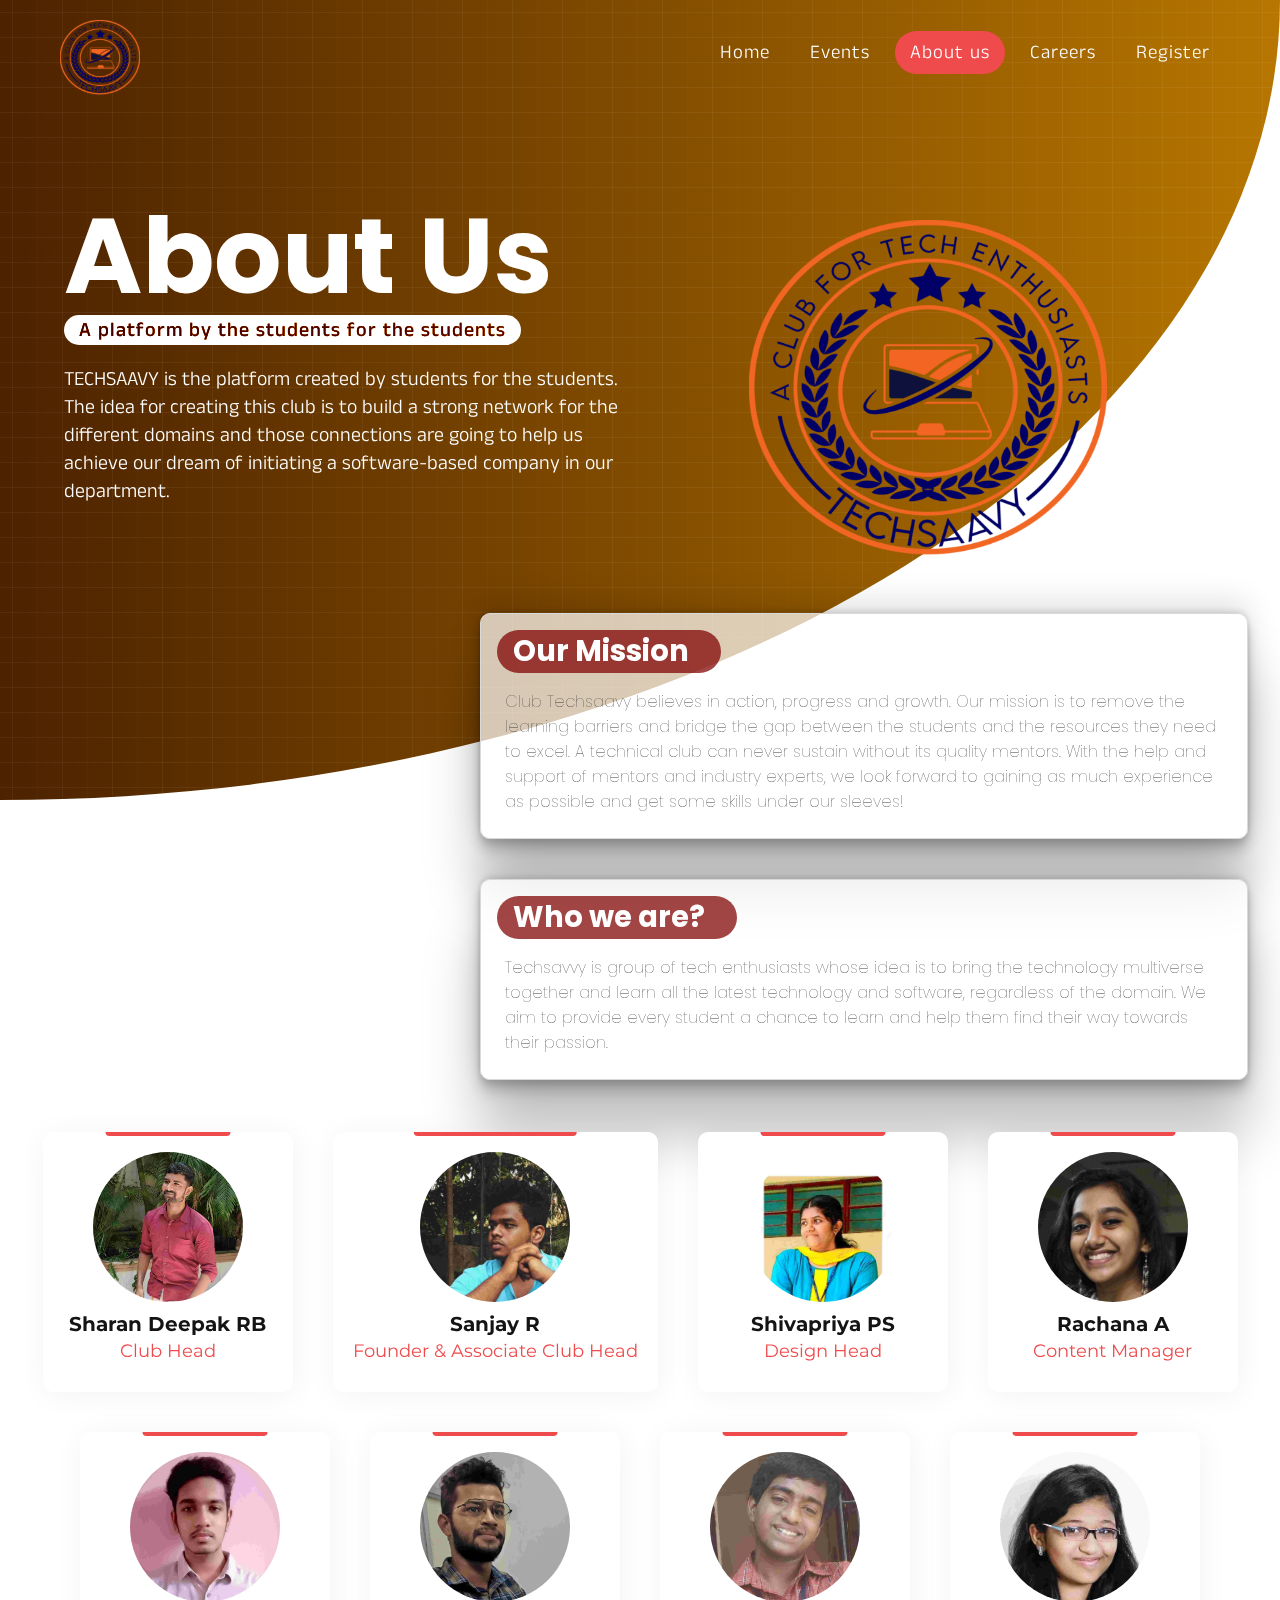
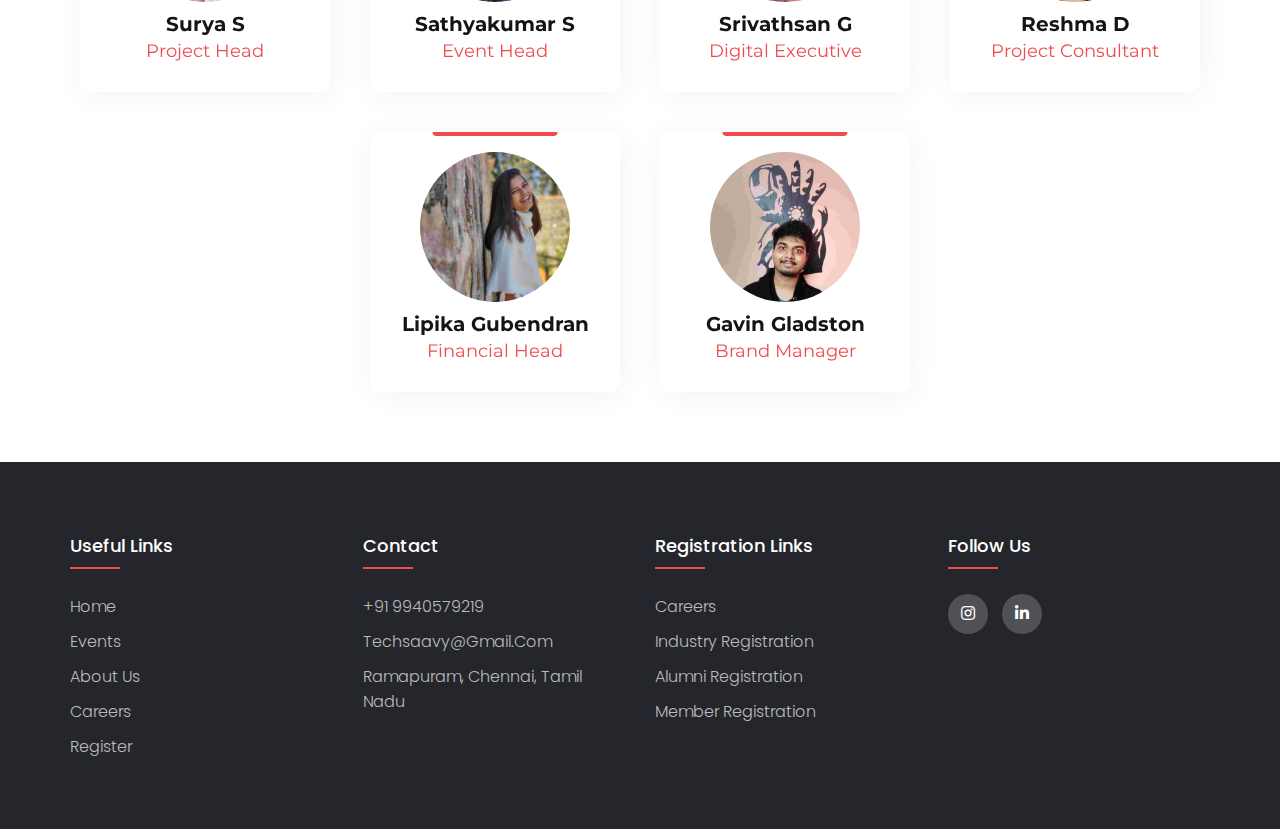
<file: about.html>
<!DOCTYPE html>
<!-- Created By CodingNepal -->
<html lang="en" dir="ltr">

<head>
  <meta charset="utf-8" />
  <title>TechSaavy Club</title>
	  <link rel="stylesheet" href="css/style.css" />
	<link rel="stylesheet" href="css/about.css" />

  <link rel="stylesheet" href="https://cdnjs.cloudflare.com/ajax/libs/font-awesome/5.15.3/css/all.min.css" />
  <link rel="shortcut icon" href="images/techsaavy.svg" type="image/x-icon">
  <link rel="shortcut icon" href="images/techsaavy.svg" type="image/x-icon">
  <meta name="viewport" content="width=device-width, initial-scale=1.0" />
</head>

<body>
  <nav>
    <div class="logo">
      <a href="index.html"><img src="images/techsaavy.svg" alt="logo" /></a>
    </div>
    <input type="checkbox" id="click">
    <label for="click" class="menu-btn">
      <i class="fas fa-bars" onclick="preventscroll()"></i>
    </label>
    <ul>
      <li><a href="index.html">Home</a></li>
      <li><a href="event.html">Events</a></li>
      <li><a class="active"  href="about.html">About us</a></li>
      <li><a href="career.html">Careers</a></li>
      <li><a href="register.html">Register</a></li>

    </ul>
  </nav>
	<script>
	function preventscroll(){
		
		document.getElementsByTagName("body")[0].classList.toggle("scrolldeny");
	}
	
	</script>
	<style>
	
	</style>
	<div class="curvedbgmobile">
<div class="bgcurved"></div>
	<div class="bgcurved1"></div>
		</div>
  <div class="home">
    <div class="text">
      <h1>About Us</h1>
      <h3 class="subline">A platform by the students for the students</h3>
		<div class="desc">
      <p >
        TECHSAAVY is the platform created by students for the students. The idea for creating this club is to build a strong network for the different domains and those connections are going to help us achieve our dream of initiating a software-based company in our department.
      </p></div>
    </div>

    <div class="img">
      <img src="images/techsaavy.svg" alt="home" />
    </div>
  </div>
	<div class="ourmission">
	<h1>Our Mission</h1>
	<div class="ourmissiondesc">Club Techsaavy believes in action, progress and growth. Our mission is to remove the learning
      barriers and bridge the gap between the students and the resources they need to excel.
      A technical club can never sustain without its quality mentors. With the help and support of mentors and industry
      experts,
      we look forward to gaining as much experience as possible and get some skills under our sleeves!</div>
	
	</div>
		<div class="ourmission">
	<h1>Who we are? </h1>
	<div class="ourmissiondesc">Techsavvy is group of tech enthusiasts whose idea is to bring the technology
        multiverse together and learn all the latest technology and software, regardless of the domain.
        We aim to provide every student a chance to learn and help them find their way towards their passion.
      </div>
	
	</div>
<div class="container3">
    <div class="box">
      <div class="top-bar"></div>

      <div class="content4">
        <img src="images/sharan-deepak-3rd-year-IT-B.jpg" alt="Club Head - Sharan Deepak RB">
        <strong>Sharan Deepak RB</strong>
        <p>Club Head</p>
      </div>
    </div>
    <div class="box">
      <div class="top-bar"></div>
      <div class="top">
   
      </div>
      <div class="content4">
        <img src="images/Sanjay-2nd-year-IT-B.jpeg" alt="Sanjay R - Founder & Associate Club Head">
        <strong>Sanjay R</strong>
        <p>Founder & Associate Club Head</p>
      </div>
    </div>
    <div class="box">
      <div class="top-bar"></div>

      <div class="content4">
        <img src="images/Shivapriya-2nd-year-IT-B.jpeg" alt="Shivapriya PS - Design Head">
        <strong>Shivapriya PS</strong>
        <p>Design Head</p>
      </div>
    </div>
    <div class="box">
      <div class="top-bar"></div>

      <div class="content4">
        <img src="images/Rachana-A-3rd-year-IT-B.jpg" alt="Rachana A - Content Manager">
        <strong>Rachana A</strong>
        <p>Content Manager</p>
      </div>
    </div>
    <div class="box">
      <div class="top-bar"></div>

      <div class="content4">
        <img src="images/Surya-2nd-year-IT-B.jpeg" alt="Surya S - Project Head">
        <strong>Surya S</strong>
        <p>Project Head</p>
      </div>
    </div>
    <div class="box">
      <div class="top-bar"></div>

      <div class="content4">
        <img src="images/sathyakumar-2nd-year-IT-B.jpeg" alt="Sathyakumar S - Event Head">
        <strong>Sathyakumar S</strong>
        <p>Event Head</p>
      </div>
    </div>
    <div class="box">
      <div class="top-bar"></div>

      <div class="content4">
        <img src="images/srivathsan-3rd-year-IT-B.jpeg" alt="Srivathsan G - Digital Executive">
        <strong>Srivathsan G</strong>
        <p>Digital Executive</p>
      </div>
    </div>
    <div class="box">
      <div class="top-bar"></div>

      <div class="content4">
        <img src="images/reshmadhilip-2nd-year-IT-B.jpg" alt="Reshma D - Project Consultant">
        <strong>Reshma D</strong>
        <p>Project Consultant</p>
      </div>
    </div>
    <div class="box">
      <div class="top-bar"></div>

      <div class="content4">
        <img src="images/Lipika-3rd-Year-IT-A.jpg" alt="Lipika Gubendran - Financial Head">
        <strong>Lipika Gubendran</strong>
        <p>Financial Head</p>
      </div>
    </div>
    <div class="box">
      <div class="top-bar"></div>

      <div class="content4">
        <img src="images/gavin-3rd-year-IT-A.jpeg" alt="Gavin Gladston - Brand Manager">
        <strong>Gavin Gladston</strong>
        <p>Brand Manager</p>
      </div>
    </div>
  </div>
  <div w3-include-html="footer.html"></div> 
  <script>
    function includeHTML() {
      var z, i, elmnt, file, xhttp;
      /* Loop through a collection of all HTML elements: */
      z = document.getElementsByTagName("*");
      for (i = 0; i < z.length; i++) {
        elmnt = z[i];
        /*search for elements with a certain atrribute:*/
        file = elmnt.getAttribute("w3-include-html");
        if (file) {
          /* Make an HTTP request using the attribute value as the file name: */
          xhttp = new XMLHttpRequest();
          xhttp.onreadystatechange = function() {
            if (this.readyState == 4) {
              if (this.status == 200) {elmnt.innerHTML = this.responseText;}
              if (this.status == 404) {elmnt.innerHTML = "Page not found.";}
              /* Remove the attribute, and call this function once more: */
              elmnt.removeAttribute("w3-include-html");
              includeHTML();
            }
          }
          xhttp.open("GET", file, true);
          xhttp.send();
          /* Exit the function: */
          return;
        }
      }
    }
    includeHTML()
    </script> 

</body>

</html>
</file>
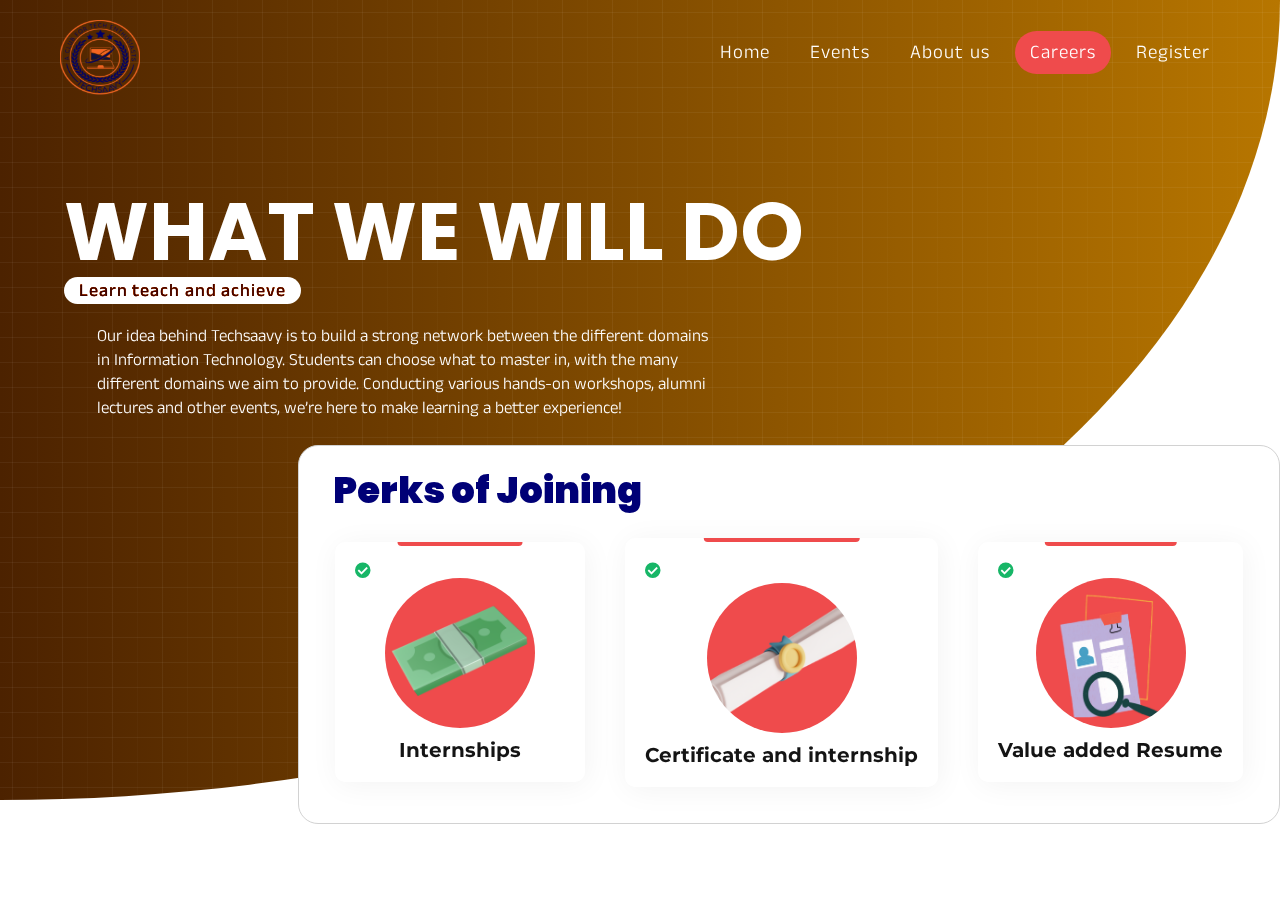
<file: career.html>
<!DOCTYPE html>
<!-- Created By CodingNepal -->
<html lang="en" dir="ltr">

<head>
  <meta charset="utf-8" />
  <title>TechSaavy Club</title>
	  <link rel="stylesheet" href="css/style.css" />
	<link rel="stylesheet" href="css/career.css" />

  <link rel="stylesheet" href="https://cdnjs.cloudflare.com/ajax/libs/font-awesome/5.15.3/css/all.min.css" />
  <link rel="shortcut icon" href="images/techsaavy.svg" type="image/x-icon">
  <link rel="shortcut icon" href="images/techsaavy.svg" type="image/x-icon">
  <meta name="viewport" content="width=device-width, initial-scale=1.0" />
</head>

<body>

  <nav>
    <div class="logo">
      <a href="index.html"><img src="images/techsaavy.svg" alt="logo" /></a>
    </div>
    <input type="checkbox" id="click">
    <label for="click" class="menu-btn">
      <i class="fas fa-bars" onclick="preventscroll()"></i>
    </label>
    <ul>
      <li><a href="index.html">Home</a></li>
      <li><a href="event.html">Events</a></li>
      <li><a   href="about.html">About us</a></li>
      <li><a class="active" href="career.html">Careers</a></li>
      <li><a href="register.html">Register</a></li>

    </ul>
  </nav>
	<script>
	function preventscroll(){
		
		document.getElementsByTagName("body")[0].classList.toggle("scrolldeny");
	}
	
	</script>
	<style>
	
	</style>
	<div class="curvedbgmobile">
<div class="bgcurved"></div>
	<div class="bgcurved1"></div>
		</div>
  <div class="home">
    <div class="text">
      <h1>WHAT WE WILL DO</h1>
      <h3 class="subline">Learn teach and achieve</h3>
		<div class="desc">
      <p> Our idea behind Techsaavy is to build a strong network between the different domains in Information Technology. Students can choose what to master in, with the many different domains we aim to provide. Conducting various hands-on workshops, alumni lectures and other events, we’re here to make learning a better experience!

      </p></div>
    </div>

 
  </div>
	
<div class="container3">
	<div class="perks">Perks of Joining</div>
	<div class="container3main">
    <div class="box">
      <div class="top-bar"></div>
      <div class="top">
        <i class="fa fa-check-circle" aria-hidden="true"></i>
      </div>
      <div class="content4">
        <img src="images/pi.png" alt="Club Head - Sharan Deepak RB">
        <strong>Internships</strong>
      
      </div>
    </div>
    <div class="box">
      <div class="top-bar"></div>
      <div class="top">
        <div>
          <i class="fa fa-check-circle" aria-hidden="true"></i>
        </div>
      </div>
      <div class="content4">
        <img src="images/cfi.png" alt="Sanjay R - Founder & Associate Club Head">
        <strong>Certificate and internship</strong>

      </div>
    </div>
    <div class="box">
      <div class="top-bar"></div>
      <div class="top">
        <i class="fa fa-check-circle" aria-hidden="true"></i>
      </div>
      <div class="content4">
        <img src="images/vdr.png" alt="Shivapriya PS - Design Head">
        <strong>Value added Resume</strong>

      </div>
    </div>
    </div>
  </div>
  <script>
    function includeHTML() {
      var z, i, elmnt, file, xhttp;
      /* Loop through a collection of all HTML elements: */
      z = document.getElementsByTagName("*");
      for (i = 0; i < z.length; i++) {
        elmnt = z[i];
        /*search for elements with a certain atrribute:*/
        file = elmnt.getAttribute("w3-include-html");
        if (file) {
          /* Make an HTTP request using the attribute value as the file name: */
          xhttp = new XMLHttpRequest();
          xhttp.onreadystatechange = function() {
            if (this.readyState == 4) {
              if (this.status == 200) {elmnt.innerHTML = this.responseText;}
              if (this.status == 404) {elmnt.innerHTML = "Page not found.";}
              /* Remove the attribute, and call this function once more: */
              elmnt.removeAttribute("w3-include-html");
              includeHTML();
            }
          }
          xhttp.open("GET", file, true);
          xhttp.send();
          /* Exit the function: */
          return;
        }
      }
    }
    includeHTML()
    </script> 

</body>

</html>
</file>
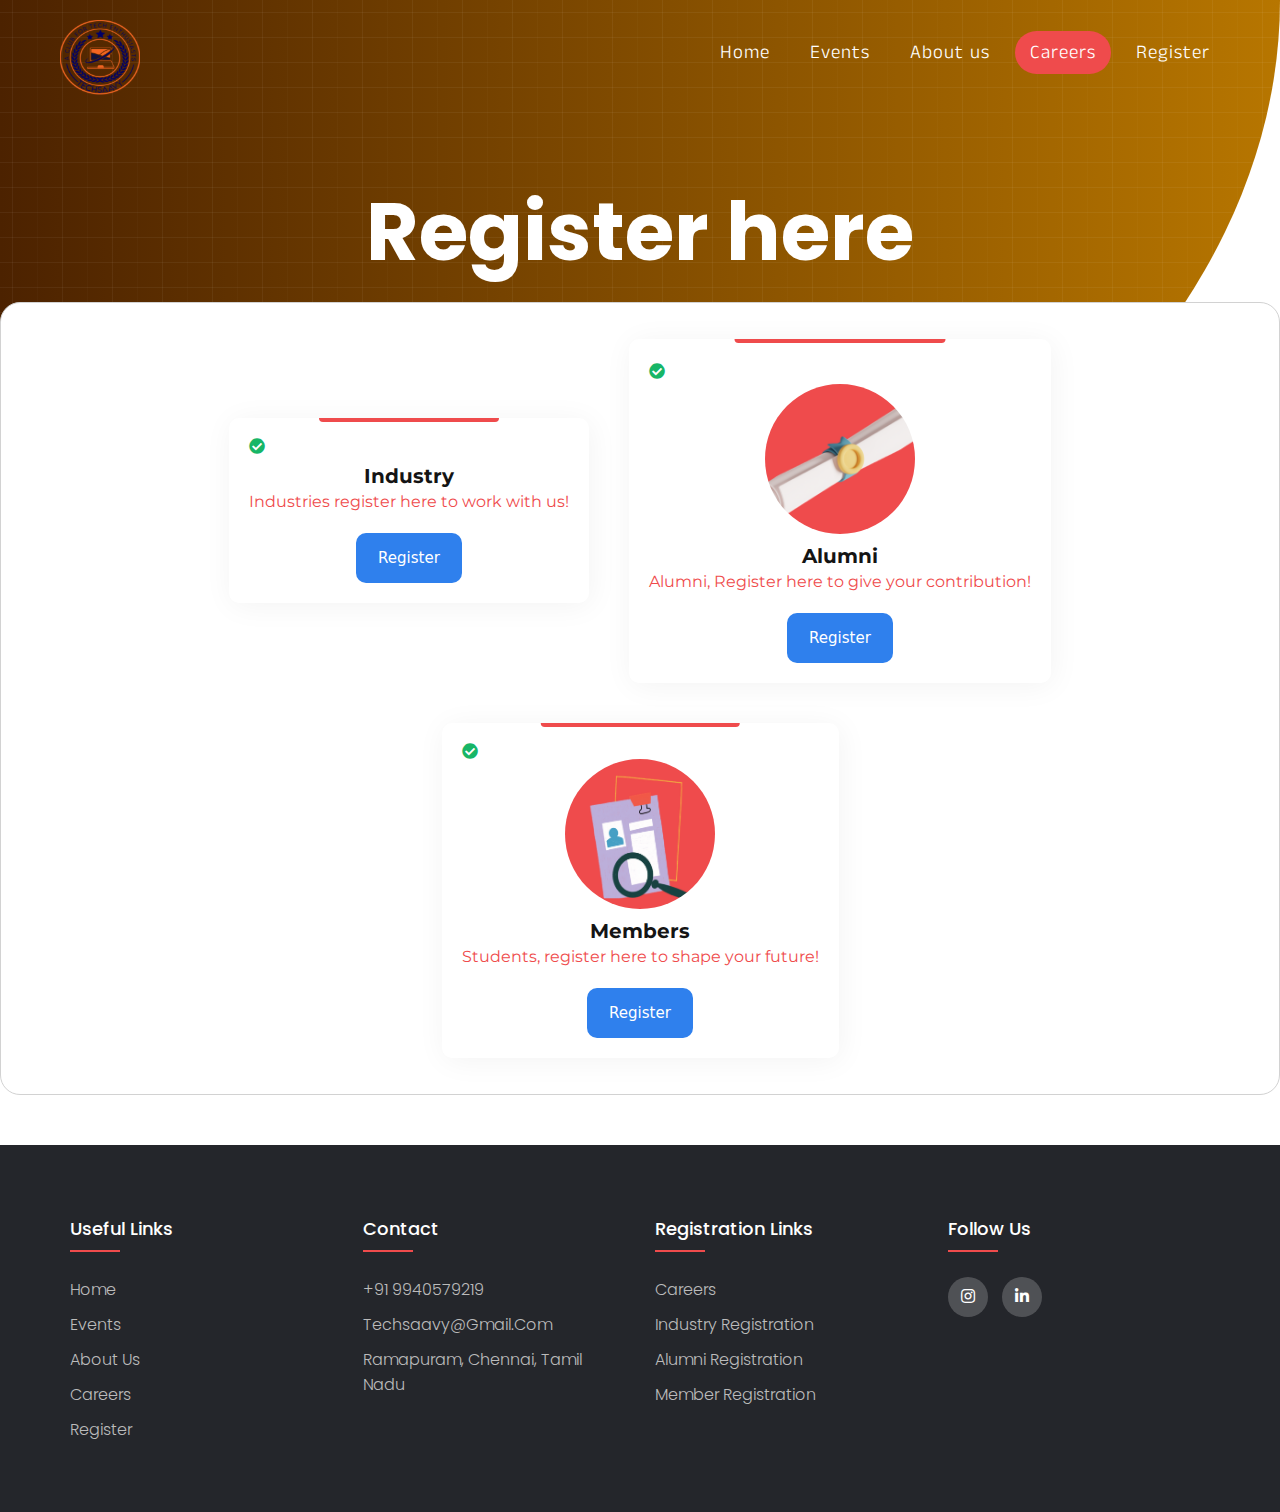
<file: register.html>
<!DOCTYPE html>
<!-- Created By CodingNepal -->
<html lang="en" dir="ltr">

<head>
  <meta charset="utf-8" />
  <title>TechSaavy Club</title>

  <link rel="stylesheet" href="css/style.css" />
		<link rel="stylesheet" href="css/register.css" />
  <link rel="stylesheet" href="https://cdnjs.cloudflare.com/ajax/libs/font-awesome/5.15.3/css/all.min.css" />
  <link rel="shortcut icon" href="images/techsaavy.svg" type="image/x-icon">

  <meta name="viewport" content="width=device-width, initial-scale=1.0" />
</head>

<body>
  <nav>
    <div class="logo">
      <a href="index.html"><img src="images/techsaavy.svg" alt="logo" /></a>
    </div>
    <input type="checkbox" id="click">
    <label for="click" class="menu-btn">
      <i class="fas fa-bars" onclick="preventscroll()"></i>
    </label>
    <ul>
      <li><a href="index.html">Home</a></li>
      <li><a href="event.html">Events</a></li>
      <li><a   href="about.html">About us</a></li>
      <li><a class="active" href="career.html">Careers</a></li>
      <li><a href="register.html">Register</a></li>

    </ul>
  </nav>
	<script>
	function preventscroll(){
		
		document.getElementsByTagName("body")[0].classList.toggle("scrolldeny");
	}
	
	</script>
	<style>
		
	</style>
	<div class="curvedbgmobile">
<div class="bgcurved"></div>
	<div class="bgcurved1"></div>
		</div>
  <div class="home">
    <div class="text">
      <h1>Register here</h1>
    </div>

 
  </div>
	
<div class="container3">

	<div class="container3main">
    <div class="box">
      <div class="top-bar"></div>
      <div class="top">
        <i class="fa fa-check-circle" aria-hidden="true"></i>
      </div>
      <div class="content4">
            <div class="icon">
        <ion-icon name="diamond-outline"></ion-icon>
      </div>
        <strong>Industry</strong>
		  <p>Industries register here to work with us!</p>
				   <a href="https://forms.gle/wGghGkfwMoNSBdZdA" target="_blank" class="button-65">Register</a>
      
      </div>
    </div>
    <div class="box">
      <div class="top-bar"></div>
      <div class="top">
        <div>
          <i class="fa fa-check-circle" aria-hidden="true"></i>
        </div>
      </div>
      <div class="content4">
        <img src="images/cfi.png" alt="Sanjay R - Founder & Associate Club Head">
        <strong>Alumni</strong>
 <p>Alumni, Register here to give your contribution!</p>
		   <a href="https://forms.gle/HHg38EqsTWRXiWT4A" target="_blank" class="button-65">Register</a>
      </div>
    </div>
    <div class="box">
      <div class="top-bar"></div>
      <div class="top">
        <i class="fa fa-check-circle" aria-hidden="true"></i>
      </div>
      <div class="content4">
        <img src="images/vdr.png" alt="Shivapriya PS - Design Head">
        <strong>Members</strong>
		   <p>Students, register here to shape your future!</p>
 <a href="https://forms.gle/mMYA9zf8uPY8D9cK8" target="_blank" class="button-65">Register</a>
      </div>
    </div>
    </div>
  </div>
  <div w3-include-html="footer.html"></div> 
  <script>
    function includeHTML() {
      var z, i, elmnt, file, xhttp;
      /* Loop through a collection of all HTML elements: */
      z = document.getElementsByTagName("*");
      for (i = 0; i < z.length; i++) {
        elmnt = z[i];
        /*search for elements with a certain atrribute:*/
        file = elmnt.getAttribute("w3-include-html");
        if (file) {
          /* Make an HTTP request using the attribute value as the file name: */
          xhttp = new XMLHttpRequest();
          xhttp.onreadystatechange = function() {
            if (this.readyState == 4) {
              if (this.status == 200) {elmnt.innerHTML = this.responseText;}
              if (this.status == 404) {elmnt.innerHTML = "Page not found.";}
              /* Remove the attribute, and call this function once more: */
              elmnt.removeAttribute("w3-include-html");
              includeHTML();
            }
          }
          xhttp.open("GET", file, true);
          xhttp.send();
          /* Exit the function: */
          return;
        }
      }
    }
    includeHTML()
    </script> 

</body>

</html>
</file>
<file: css/style.css>
@import url('https://fonts.googleapis.com/css?family=Poppins:400,500,600,700&display=swap');
@import url('https://fonts.googleapis.com/css2?family=Montserrat&family=Orbitron:wght@700&display=swap');
@import url('https://fonts.googleapis.com/css2?family=Anek+Malayalam:wght@100;200;300;400;500;600;700;800&display=swap');
@import url('https://fonts.googleapis.com/css2?family=Josefin+Sans:ital,wght@0,100;0,200;0,300;0,400;0,500;0,600;0,700;1,100;1,200;1,300;1,400;1,500;1,600;1,700&display=swap');
* {
	margin: 0;
	padding: 0;
	box-sizing: border-box;
	font-family: 'Poppins', sans-serif;
}

body {
	position: relative;
	overflow-x: hidden;
	background-color: white;


	width: 100%;
}

::-webkit-scrollbar {
	width: 12px;
}

::-webkit-scrollbar-thumb {
	background: linear-gradient(transparent, #EF4B4C);
	border-radius: 6px;
}

::-webkit-scrollbar-thumb:hover {
	background: linear-gradient(transparent, #3E619B);
}

nav {
	z-index: 1;
	display: flex;

	top: 0;
	height: 90px;
	width: 100%;
	background-color: #fff0;
	align-items: center;
	justify-content: space-between;
	padding: 0 50px 0 60px;
	flex-wrap: wrap;
}

nav .logo img {
	margin-top: 20px;
	max-width: 80px;
}

nav ul {
	display: flex;
	flex-wrap: wrap;
	list-style: none;
	font-family: 'Orbitron', sans-serif;
}

nav ul li {
	margin: 0 5px;
}

nav ul li a {
	text-decoration: none;
	padding: 8px 15px;
	border-radius: 50px;
	letter-spacing: 1px;
	transition: all 0.3s ease;
	font-size: 15px;
	font-weight: 100;
	color: white;
	font-family: 'Anek Malayalam', sans-serif;
	font-weight: 312;
	font-size: 19px;
}

nav ul li a.active,
nav ul li a:hover {
	color: #fff;
	background: #EF4B4C;
}

nav .menu-btn i {
	color: #EF4B4C;
	font-size: 22px;
	cursor: pointer;
	display: none;
}

input[type="checkbox"] {
	display: none;
}

/* @media (max-width: 1000px){
  nav{
    padding: 0 40px 0 50px;
  }
} */

@media (max-width: 1027px) {
	nav .menu-btn i {
		display: block;

	}

	#click:checked~.menu-btn i:before {
		content: "\f00d";
	}

	nav ul {
		z-index: 15;
		position: fixed;
		top: 80px;
		left: -100%;
		background: #42506B;
		height: 100vh;
		width: 100%;
		text-align: center;
		display: block;
		transition: all 0.3s ease;
	}

	#click:checked~ul {
		left: 0;
	}

	nav ul li {
		width: 100%;
		margin: 40px 0;
	}

	nav ul li a {
		width: 100%;
		margin-left: -100%;
		color: #fff;
		display: block;
		font-size: 20px;
		transition: 0.6s cubic-bezier(0.68, -0.55, 0.265, 1.55);
	}

	nav ul li a.active,
	nav ul li a:hover {
		background: none;
		font-size: 31px;
		color: white;
		font-weight: 100;
	}

	#click:checked~ul li a {
		margin-left: 0px;


		font-weight: 200;
		font-style: normal;
		font-size: 23px;
	}

}

@media only screen and (min-device-width: 375px) and (max-device-width: 600px) {
	nav {
		z-index: 1;
		display: flex;
		height: 80px;
		width: 100%;
		align-items: center;
		justify-content: space-between;
		padding: 0 50px 0 30px;
		flex-wrap: wrap;
	}

	nav .logo a {
		text-decoration: none;
		color: #3E619B;
		font-size: 22px;
		font-weight: 600;
	}
}


@media only screen and (min-device-width: 200px) and (max-device-width: 375px) {
	nav {
		z-index: 1;
		display: flex;
		height: 80px;
		width: 100%;
		align-items: center;
		justify-content: space-between;
		padding: 0 50px 0 20px;
		flex-wrap: wrap;
		background-color: #fff;
	}

	nav .logo {
		color: #3E619B;
		font-size: 20px;
		font-weight: 600;
	}

	nav .logo img {
		margin-top: 18px;
		max-width: 70px;
	}
}

.content {
	position: absolute;
	top: 50%;
	left: 50%;
	transform: translate(-50%, -50%);
	text-align: center;
	z-index: -1;
	width: 100%;
	padding: 0 30px;
	color: #fff;
}

.content div {
	font-size: 40px;
	font-weight: 700;
}

.container {
	max-width: 1170px;
	margin: auto;
}

.row {
	display: flex;
	flex-wrap: wrap;
}

ul {
	list-style: none;
}

/* Section 2 */
.slide-2 {
	display: flex;
	justify-content: space-around;
}

.event_img {
	max-width: 50%;
}

.flex_ {
	display: flex;
	justify-content: center;
	align-items: center;
}

.text-comp {
	text-align: center;
	display: flex;
	flex-direction: column;
	justify-content: center;
}

.title {
	margin: 50px 0px 0px 0px;
	font-size: 3vw;
	color: #3E619B;
	font-size: 7.4vw;
}

.subtitle {
	margin: 0 20px;
	font-size: 1.5vw;
	color: #5b5b5b;
}

/* Footer */
.footer {
	background-color: #24262b;
	padding: 70px 0;
	position: relative;
	bottom: 0;
	margin-top: 50px;
	width: 100%;
}

.footer-col {
	width: 25%;
	padding: 0 15px;
}

.footer-col h4 {
	font-size: 18px;
	color: #ffffff;
	text-transform: capitalize;
	margin-bottom: 35px;
	font-weight: 500;
	position: relative;

}

.footer-col h4::before {
	content: '';
	position: absolute;
	left: 0;
	bottom: -10px;
	background-color: #EF4B4C;
	height: 2px;
	box-sizing: border-box;
	width: 50px;
}

.footer-col ul li:not(:last-child) {
	margin-bottom: 10px;
}

.footer-col ul li a {
	font-size: 16px;
	text-transform: capitalize;
	color: #ffffff;
	text-decoration: none;
	font-weight: 300;
	color: #bbbbbb;
	display: block;
	transition: all 0.3s ease;
}

.footer-col ul li a:hover {
	color: #ffffff;
	padding-left: 8px;
}

.footer-col .social-links a {
	display: inline-block;
	height: 40px;
	width: 40px;
	background-color: rgba(255, 255, 255, 0.2);
	margin: 0 10px 10px 0;
	text-align: center;
	line-height: 40px;
	border-radius: 50%;
	color: #ffffff;
	transition: all 0.5s ease;
}

.footer-col .social-links a:hover {
	color: #24262b;
	background-color: #ffffff;
}

@media(max-width: 1030px) {
	.footer-col {
		width: 50%;
		margin-bottom: 30px;
	}

	nav .logo img {
		margin-top: 5px;
		max-width: 60px;
	}
}

@media(max-width: 574px) {
	.footer-col {
		width: 100%;
	}

	nav .logo img {
		margin-top: 20px;
		max-width: 60px;
	}
}

/* home */

.home {
	width: 90%;
	margin: 30px auto 0;
	display: flex;
	justify-content: space-around;
	align-items: center;

}

.home .img {
	min-width: 50%;
	text-align: center;
}

.home .img img {
	width: 94%;
}

.home .text h1 {

	color: #FFF;
	padding: 0;
	line-height: 1.1;
	font-size: 8.3vw;
	background-color: transparent;
	
	background-size: 50px 50px;
}

.home .text h3 {
	font-family: 'Anek Malayalam', sans-serif;
	padding-left: 15px;
	width: fit-content;
	padding-right: 15px;
	color: #5a0000;
	margin-left: auto;
	margin-right: 20px;
	background-color: #fff;
	border-radius: 50px;
	font-size: 22px;
	line-height: 1.5;
	letter-spacing: 0.05em;
	font-weight: 500;
	mix-blend-mode: hard-light;
}


.home .text p {
	font-family: 'Anek Malayalam', sans-serif;
	/*margin-top: 25px;
letter-spacing: 0em;
font-weight: 287;
margin-left: 20px;
background-color: #5a000033;
color: #fff;
border: 1px solid;
padding: 1rem;
font-size: 1.4vw;
font-style: normal;
background: #23074d;
background: -webkit-linear-gradient(to right, #cc5333, #23074d);
background: linear-gradient(to right, #5c00ff42, #0004ff70);
border: 1px solid #f4f4f4;
  border-right-color: rgb(244, 244, 244);
  border-right-style: solid;
  border-right-width: 1px;
border-top-right-radius: 60px;
border-bottom-right-radius: 60px;
width: 90%;
border-right: 30px solid #e6e6e6;*/
	background-color: transparent;
}

@media only screen and (min-device-width: 200px) and (max-device-width: 750px) {
	.home {
		width: 90%;
		margin-top: 120px;
		display: flex;
		flex-direction: column;
		justify-content: space-around;
		align-items: center;
	}

	.slide-2 {
		flex-direction: column;
		align-items: center;
		margin-top: 50px;
	}

	.about_div {
		flex-direction: column-reverse;
	}

	.title {
		margin: 10px;
	}

	nav .logo img {
		margin-top: 2px;
		max-width: 50px;
	}

	.home .text h1 {
		font-size: 12vw;
		color: #FFF;
		padding: 0;
	}

	.home .text h3 {


		letter-spacing: 0em;
		font-weight: 330;
		margin-left: 25px;
		margin-right: 30px;
		color: #1c1c1c;
	}

	.home .text h3:first-child,
	.title {

		letter-spacing: 0.036em;
		font-size: 4.2vw;
		margin: 0;
		margin-top: 0px;
		margin-top: 10px;
		background-color: aliceblue;
		color: black;
	}

	.title {
		margin: 20px 0px 0px 20px;
		font-size: 3vw;
		font-size: 40px;
		background-color: transparent;

	}


}

.home .text p,
.subtitle {
	padding-left: 0px;
	padding-top: 20px;
	font-size: 1.6vw;
	letter-spacing: 0em;
	font-weight: 100;

	color: black;
	text-align: left;
	font-size: 1.3vw;
	font-family: 'Anek Malayalam', sans-serif;
	font-weight: 364;
	font-size: 1.6vw;
	margin-left: 21px;
}




@media only screen and (min-device-width: 200px) and (max-device-width: 1024) {
	nav .logo img {
		margin-top: 2px;
		max-width: 70px;
	}

	.title {
		margin: 0;
	}
}

/* Button */
button {
	margin: 30px;
}

.custom-btn {
	width: 150px;
	height: 40px;
	color: #fff;
	border-radius: 5px;
	padding: 20px 25px;
	font-family: 'Lato', sans-serif;
	font-weight: 600;
	background: transparent;
	cursor: pointer;
	transition: all 0.3s ease;
	position: relative;
	display: inline-block;
	box-shadow: inset 2px 2px 2px 0px rgba(255, 255, 255, .5),
		7px 7px 20px 0px rgba(0, 0, 0, .1),
		4px 4px 5px 0px rgba(0, 0, 0, .1);
	outline: none;
	margin: 20px auto 0;
	letter-spacing: 2px;
	text-transform: uppercase;
}


/* 8 */
.btn-8 {
	background-color: #f0ecfc;
	background-image: linear-gradient(315deg, #f0ecfc 0%, #c797eb 74%);
	line-height: 42px;
	padding: 0;
	border: none;
}

.btn-8 span {
	position: relative;
	display: block;
	width: 100%;
	height: 100%;
}

.btn-8:before,
.btn-8:after {
	position: absolute;
	content: "";
	right: 0;
	bottom: 0;
	background: #c797eb;
	/*box-shadow:  4px 4px 6px 0 rgba(255,255,255,.5),
              -4px -4px 6px 0 rgba(116, 125, 136, .2), 
    inset -4px -4px 6px 0 rgba(255,255,255,.5),
    inset 4px 4px 6px 0 rgba(116, 125, 136, .3);*/
	transition: all 0.3s ease;
}

.btn-8:before {
	height: 0%;
	width: 2px;
}

.btn-8:after {
	width: 0%;
	height: 2px;
}

.btn-8:hover:before {
	height: 100%;
}

.btn-8:hover:after {
	width: 100%;
}

.btn-8:hover {
	background: transparent;
}

.btn-8 span:hover {
	color: #c797eb;
}

.btn-8 span:before,
.btn-8 span:after {
	position: absolute;
	content: "";
	left: 0;
	top: 0;
	background: #c797eb;
	/*box-shadow:  4px 4px 6px 0 rgba(255,255,255,.5),
              -4px -4px 6px 0 rgba(116, 125, 136, .2), 
    inset -4px -4px 6px 0 rgba(255,255,255,.5),
    inset 4px 4px 6px 0 rgba(116, 125, 136, .3);*/
	transition: all 0.3s ease;
}

.btn-8 span:before {
	width: 2px;
	height: 0%;
}

.btn-8 span:after {
	height: 2px;
	width: 0%;
}

.btn-8 span:hover:before {
	height: 100%;
}

.btn-8 span:hover:after {
	width: 100%;
}

::-webkit-scrollbar {
	width: 12px;
}

::-webkit-scrollbar-thumb {
	background: linear-gradient(transparent, #EF4B4C);
	border-radius: 6px;
}

::-webkit-scrollbar-thumb:hover {
	background: linear-gradient(transparent, #3E619B);
}

.scrolldeny {

	overflow-y: hidden;
}

.bgcurved {
	position: absolute;
	height: 800px;
	width: 100%;
	background-color: black;
	z-index: -10;

	top: 0px;

	background: #43C6AC;
	background: -webkit-linear-gradient(to right, #4c2200, #b77600);
	background: linear-gradient(to right, #4c2200, #b77600);
	border-radius: 45% 55% 100% 0% / 0% 0% 100% 100%;


}

.bgcurved1 {
	position: absolute;
background-color: black;
z-index: -10;
top: 0;
left: 0;
background-color: transparent;
background-image: linear-gradient(0deg, transparent 24%, rgba(255, 255, 255, .05) 25%, rgba(255, 255, 255, .05) 26%, transparent 27%, transparent 74%, rgba(255, 255, 255, .05) 75%, rgba(255, 255, 255, 0.01) 76%, transparent 77%, transparent), linear-gradient(90deg, transparent 24%, rgba(255, 255, 255, .05) 25%, rgba(255, 255, 255, .05) 26%, transparent 27%, transparent 74%, rgba(255, 255, 255, 0.02) 75%, rgba(255, 255, 255, 0.02) 76%, transparent 77%, transparent);
background-size: 50px 50px;
height: 100vh;
width: 189%;


}

@keyframes rotate1 {

	50% {

		transform: rotate(390deg);
	}
}

@media only screen and (min-device-width: 200px) and (max-device-width: 750px) {

	.btn-8 {

		margin-left: 25px;
		margin-top: 0px;

	}

	.bgcurved {
		position: absolute;
		height: 550px;
		width: 150%;
		background-color: black;
		z-index: -10;
		transform: rotate(-30deg);

		left: -120px;
		background: #43C6AC;
		background: -webkit-linear-gradient(to right, #4c2200, #b77600);
		background: linear-gradient(to right, #4c2200, #b77600);
		border-radius: 600px;
		animation: none;

	}

	.bgcurved1 {
		position: absolute;
		height: 1000px;
		width: 150%;
		background-color: black;
		z-index: -10;
		transform: rotate(-30deg);

		left: -180px;
		background-color: transparent;
		background-image: linear-gradient(0deg, transparent 24%, rgba(255, 255, 255, .05) 25%, rgba(255, 255, 255, .05) 26%, transparent 27%, transparent 74%, rgba(255, 255, 255, .05) 75%, rgba(255, 255, 255, .05) 76%, transparent 77%, transparent), linear-gradient(90deg, transparent 24%, rgba(255, 255, 255, .05) 25%, rgba(255, 255, 255, .05) 26%, transparent 27%, transparent 74%, rgba(255, 255, 255, .05) 75%, rgba(255, 255, 255, .05) 76%, transparent 77%, transparent);
		background-size: 50px 50px;
		animation: rotate1 220s infinite linear;
	}

	.home .text p,
	.subtitle {
		background-color: #ca000000;
		border: 0;
		background: transparent;
		font-size: 5.7vw;
		margin: 0;
		margin-top: 0px;
		margin-left: 0px;
		padding: 0;
		margin-top: 10px;
		margin-left: 1px;
		font-weight: 100;
		font-size: 5.6vw;
	}

	.subtitle {
		color: black;
		margin-left: 25px;
		margin-right: 25px;
		font-weight: 399;
		margin-top: 0px;


	}

	.curvedbgmobile {

		display: flex;
		position: absolute;
		overflow: hidden;
		width: 100%;
		height: 800px;
		margin-top: 25px;
		z-index: -10;

	}

	.home .text h3 {

		font-size: 12px;
		color: black;
		margin-left: 0;
		margin-top: 10px;
		font-weight: 500;
	}

}

.home .text p {

	color: white;
	font-size: 20px;
}

h3.subline {}

.desc p {

	color: white;
}

.info-holder {


	background-color: transparent;
	border-radius: 0px;

	position: relative;
	font-size: 8.2vw;
	text-align: left;
}

.bginfoholder {
	position: absolute;
	height: 800px;
	width: 100px;
	background-color: #71000047;
	z-index: -11;
	left: 50%;

	border: 1px solid #b3b3b3;

}

.button-65 {
	appearance: none;
	backface-visibility: hidden;
	background-color: #2f80ed;
	border-radius: 10px;
	border-style: none;
	box-shadow: none;
	box-sizing: border-box;
	color: #fff;
	cursor: pointer;
	display: inline-block;
	font-family: Inter, -apple-system, system-ui, "Segoe UI", Helvetica, Arial, sans-serif;
	font-size: 15px;
	font-weight: 500;
	height: 50px;
	letter-spacing: normal;
	line-height: 1.5;
	outline: none;
	overflow: hidden;
	padding: 14px 30px;
	position: relative;
	text-align: center;
	text-decoration: none;
	transform: translate3d(0, 0, 0);
	transition: all .3s;
	user-select: none;
	-webkit-user-select: none;
	touch-action: manipulation;
	vertical-align: top;
	white-space: nowrap;
	margin: 23px;
	margin-top: 10px;
}

.button-65:hover {
	background-color: #1366d6;
	box-shadow: rgba(0, 0, 0, .05) 0 5px 30px, rgba(0, 0, 0, .05) 0 1px 4px;
	opacity: 1;
	transform: translateY(0);
	transition-duration: .35s;
}

.button-65:hover:after {
	opacity: .5;
}

.button-65:active {
	box-shadow: rgba(0, 0, 0, .1) 0 3px 6px 0, rgba(0, 0, 0, .1) 0 0 10px 0, rgba(0, 0, 0, .1) 0 1px 4px -1px;
	transform: translateY(2px);
	transition-duration: .35s;
}

.button-65:active:after {
	opacity: 1;
}

@media (min-width: 768px) {
	.button-65 {
		padding: 14px 22px;
		width: 176px;
		margin: 0px;
		margin-top: 0px;
		margin-top: 25px;
		width: fit-content;
	}
}

@media only screen and (min-device-width: 750px) {
	.leftsectiontitle {

		text-align: left;
		margin-left: 50px;

	}

	.leftsidedesc {

		margin-left: 53px;
	}


}
</file>
<file: css/about.css>
.container1{
    width: 90%;
    display: flex;
    justify-content: space-around;
}

.img3-container{
    width: 40%;
    padding-top: 100px;
    padding-left: 50px;
}
.img2-container{
    width: 60%;
    display: flex;
    flex-direction: column;
    align-items: flex-start;
    justify-content: space-between;
}

.img2{
    max-width: 40%;
    margin-bottom: 70px;
}

.img3{
    max-width: 80%;
    margin-left: 100px;
}

.reverse{
    margin-bottom: 40px;
}
.content2{
    font-size: 30px;
    color: #5b5b5b;
    font-family: 'Poppins', sans-serif;
}

.container2{
  margin-top: 30px;
}

.container2 .content3{
  width: 100%;
  height: auto;
  background-color: #3E619B;
  color: #fff;
  font-family: 'Poppins', sans-serif;
  padding: 100px;
  font-size: 30px;
}
 
a{
  text-decoration: none;
}

.container3{
  width: 100%;
  display: flex;
  justify-content: center;
  align-items: center;
  flex-wrap: wrap;
} 


.box{
  position: relative;
  min-width: 250px;
  background-color: #fff;
  box-shadow: 2px 3px 30px rgba(0,0,0,0.05);
  display: flex;
  flex-direction: column;
  justify-content: center;
  align-items: center;
  padding: 20px;
  margin: 20px;
  position: relative;
  border-radius: 10px;
}


.top-bar{
  width: 50%;
  height: 4px;
  background: #EF4B4C;
  position: absolute;
  top: 0px;
  left: 50%;
  transform: translateX(-50%);
  border-radius: 0px 0px 10px 10px;
}

.top{
  display: flex;
  justify-content: space-between;
  align-items:center ;
  width: 100%;
}

.fa-check-circle{
  color: #17b667;
}


.content4 img{
  width: 150px;
  height: 150px;
  border-radius:100px;
  overflow: hidden;
  object-fit: cover;
  object-position: top;
}
.content4{
  display: flex;
  flex-direction: column;
  justify-content: center;
  align-items: center;
  color: #5b5b5b;
}
.content4 strong{
  font-weight: 700;
  color: #141414;
  margin-top: 10px;
  font-family: 'Montserrat', sans-serif;
  font-size: 20px;
}
.content4 p{
  font-size: 18px;
  color: #EF4B4C;
  margin: 4px 0px 10px 0px;
  font-family: 'Montserrat', sans-serif;
}
	.home .text h1 {
			
			margin-top: 10px;
      transition: 1s all;
		}
		.home .img img {
  width: 62%;
			margin-top: 100px;
		}.home .text h3 {
      font-size: 20px;
      text-align: left;
      margin-left: 0;
    }
		.home .text p, .subtitle {
			font-weight: 323;
font-size: 20px;
margin-left: 0px;

		}
	
			.ourmission h1{
				background-color: #800000ba;
color: white;
width: fit-content;
padding-left: 1rem;
padding-right: 2rem;
border-radius: 30px;
font-size: 29px
	
			}
				.ourmission {
		
				margin: 2rem;
  margin-top: 2rem;
  margin-left: 2rem;
  color: #393939;
  padding: 1rem;
  border-radius: 10px;
  margin-top: 40px;
  font-weight: 100;
  border: 1px solid #d9d9d9;
  margin-left: auto;
  width: 60%;
  margin-left: auto;
  background-color: #ffffffb5;
  box-shadow: rgba(0, 0, 0, 0.25) 0px 54px 55px, rgba(0, 0, 0, 0.12) 0px -12px 30px, rgba(0, 0, 0, 0.12) 0px 4px 6px, rgba(0, 0, 0, 0.17) 0px 12px 13px, rgba(0, 0, 0, 0.09) 0px -3px 5px;
  
			}
					.ourmissiondesc {
	padding: 0.5rem;
  padding-top: 0.5rem;
padding-top: 1rem;
			}
      @media only screen and (max-device-width: 900px){
      .home .text h3 {
        font-size: 15px;
 
      }
    }	
		@media only screen and (min-device-width: 500px) and (max-device-width: 750px){
			.home .img {
  min-width: 50%;
  text-align: left;
  margin-right: auto;
  margin-top: 0px;
  margin-left: 36px;
}.home .img img {
  width: 82%;
  margin-top: 41px;
	filter: invert();
}
			.home .text h1 {
  margin-top: 10px;
				text-align: right;
}
			.home .text h3 {
font-size: 14px;
margin-right: 5px;
margin-left: auto;
margin-top: 0;
margin-bottom: 17px;
}			.ourmission {
		margin: 2rem;
  margin-top: 2rem;
  margin-left: 2rem;
margin-top: 2rem;
margin-left: 2rem;
color: #393939;
padding: 1rem;
border-radius: 10px;
margin-top: 86px;
font-weight: 100;
border: 1px solid #d9d9d9;
margin-left: auto;
width: auto;
margin-left: 20px;
			}
		}
    
    
    
    @media only screen and (max-device-width: 500px){
	.home .img {
  min-width: 42%;
text-align: left;
margin-right: auto;
margin-top: 0px;
margin-left: 15px;
}.home .img img {
width: 80%;
margin-top: 41px;
filter: invert();
}.home {

	margin-top: 100px;
			
			
			}
			.ourmission {
		margin: 2rem;
  margin-top: 2rem;
  margin-left: 2rem;
margin-top: 2rem;
margin-left: 2rem;
color: #393939;
padding: 1rem;
border-radius: 10px;
margin-top: 86px;
font-weight: 100;
border: 1px solid #d9d9d9;
margin-left: auto;
width: auto;
margin-left: 20px;
			}
		}@media only screen and (max-device-width: 429px){
								.home .img {
min-width: 87%;
text-align: center;
margin-right: 52px;
margin-top: 0px;
margin-left: auto;
}
					.home .img img {
width: 54%;
margin-top: 11px;
filter: invert();
			}
			
		}
</file>
<file: css/career.css>
.container1 {
	width: 90%;
	display: flex;
	justify-content: space-around;
}

.img3-container {
	width: 40%;
	padding-top: 100px;
	padding-left: 50px;
}

.img2-container {
	width: 60%;
	display: flex;
	flex-direction: column;
	align-items: flex-start;
	justify-content: space-between;
}

.img2 {
	max-width: 40%;
	margin-bottom: 70px;
}

.img3 {
	max-width: 80%;
	margin-left: 100px;
}

.reverse {
	margin-bottom: 40px;
}

.content2 {
	font-size: 30px;
	color: #5b5b5b;
	font-family: 'Poppins', sans-serif;
}

.container2 {
	margin-top: 30px;
}

.container2 .content3 {
	width: 100%;
	height: auto;
	background-color: #3E619B;
	color: #fff;
	font-family: 'Poppins', sans-serif;
	padding: 100px;
	font-size: 30px;
}

a {
	text-decoration: none;
}

.container3main {
	display: flex;
	justify-content: center;
	align-items: center;
	flex-wrap: wrap;
}

.container3 {

	justify-content: center;
	align-items: center;
	flex-wrap: wrap;
	background-color: white;
	width: fit-content;
	margin-left: auto;
	margin-top: 25px;
	border: 1px solid #d2d2d2;
	border-radius: 20px;
	padding: 1rem;
}


.box {
	position: relative;
	min-width: 250px;
	background-color: #fff;
	box-shadow: 2px 3px 30px rgba(0, 0, 0, 0.05);
	display: flex;
	flex-direction: column;
	justify-content: center;
	align-items: center;
	padding: 20px;
	margin: 20px;
	position: relative;
	border-radius: 10px;
}


.top-bar {
	width: 50%;
	height: 4px;
	background: #EF4B4C;
	position: absolute;
	top: 0px;
	left: 50%;
	transform: translateX(-50%);
	border-radius: 0px 0px 10px 10px;
}

.top {
	display: flex;
	justify-content: space-between;
	align-items: center;
	width: 100%;
}

.fa-check-circle {
	color: #17b667;
}


.content4 img {
	width: 150px;
	height: 150px;
	border-radius: 100px;
	overflow: hidden;
	object-fit: cover;
	object-position: top;
}

.content4 {
	display: flex;
	flex-direction: column;
	justify-content: center;
	align-items: center;
	color: #5b5b5b;
}

.content4 strong {
	font-weight: 700;
	color: #141414;
	margin-top: 10px;
	font-family: 'Montserrat', sans-serif;
	font-size: 20px;
}

.content4 p {
	font-size: 18px;
	color: #EF4B4C;
	margin: 4px 0px 10px 0px;
	font-family: 'Montserrat', sans-serif;
}

.home .text h1 {

	margin-top: 68px;
	font-size: 6.3vw;
}

.home .img img {
	width: 62%;
	margin-top: 100px;
}

.home .text h3 {

	text-align: left;
	margin-left: 0px;
	font-size: 18px;
}

.home .text p,
.subtitle {
	font-weight: 323;
	font-size: 17px;
	width: 55%;
}

.home .text p {

	padding-left: 12px;
}

.ourmission h1 {
	background-color: #800000ba;
	color: white;
	width: fit-content;
	padding-left: 1rem;
	padding-right: 2rem;
	border-radius: 30px;
	font-size: 29px
}

.ourmission {

	margin: 2rem;
	margin-top: 2rem;
	margin-left: 2rem;


	color: #393939;
	padding: 1rem;
	border-radius: 10px;
	margin-top: 40px;
	font-weight: 100;
	border: 1px solid #d9d9d9;
	margin-left: auto;

	width: 60%;
	margin-left: auto;
}

.ourmissiondesc {
	padding: 0.5rem;
	padding-top: 0.5rem;
	padding-top: 1rem;
}

.perks {

	font-size: 37px;
	font-weight: 900;
	color: #000076;
	margin-left: 18px;
}

@media only screen and (min-device-width: 500px) and (max-device-width: 900px) {
	.perks {

		text-align: center;
	}

	.home .text p {
		font-weight: 323;
		font-size: 17px;
		width: 100%;
	}

	.home .img {
		min-width: 50%;
		text-align: left;
		margin-right: auto;
		margin-top: 0px;
		margin-left: 36px;
	}

	.home .img img {
		width: 82%;
		margin-top: 41px;
		filter: invert();
	}

	.home .text h1 {
		margin-top: 10px;
		text-align: right;
	}

	.home .text h3 {
		font-size: 14px;
		margin-right: 5px;
		margin-left: auto;
		margin-top: 0;
		margin-bottom: 17px;
	}

	.ourmission {
		margin: 2rem;
		margin-top: 2rem;
		margin-left: 2rem;
		margin-top: 2rem;
		margin-left: 2rem;
		color: #393939;
		padding: 1rem;
		border-radius: 10px;
		margin-top: 86px;
		font-weight: 100;
		border: 1px solid #d9d9d9;
		margin-left: auto;
		width: auto;
		margin-left: 20px;
	}
}

@media only screen and (max-device-width: 500px) {

	.home .img {
		min-width: 42%;
		text-align: left;
		margin-right: auto;
		margin-top: 0px;
		margin-left: 15px;
	}

	.home .img img {
		width: 80%;
		margin-top: 41px;
		filter: invert();
	}

	.home {

		margin-top: 100px;


	}

	.ourmission {
		margin: 2rem;
		margin-top: 2rem;
		margin-left: 2rem;
		margin-top: 2rem;
		margin-left: 2rem;
		color: #393939;
		padding: 1rem;
		border-radius: 10px;
		margin-top: 86px;
		font-weight: 100;
		border: 1px solid #d9d9d9;
		margin-left: auto;
		width: auto;
		margin-left: 20px;
	}
}

@media only screen and (max-device-width: 429px) {
	.home .img {
		min-width: 87%;
		text-align: center;
		margin-right: 52px;
		margin-top: 0px;
		margin-left: auto;
	}

	.home .img img {
		width: 54%;
		margin-top: 11px;
		filter: invert();
	}

}

@media only screen and (max-device-width: 500px) {
	.perks {
		font-size: 30px;
		text-align: center;

	}

	.home .text h1 {

		margin-top: 29px;
		font-size: 6.3vw;
	}

	.home .text p {

		width: 100%;
		padding-left: 0px;
	}

	.home .text h3 {
		text-align: left;
		margin-left: 0px;
		font-size: 12px;
		margin-top: 7px;
		margin-bottom: 18px;
	}

	.container3 {
		justify-content: center;
		align-items: center;
		flex-wrap: wrap;
		background-color: white;
		width: fit-content;
		margin-left: auto;
		margin-top: 25px;
		border: 1px solid #d2d2d2;
		border-radius: 20px;
		padding: 1rem;
		padding-right: 1rem;
		padding-left: 1rem;
		margin-right: auto;
		padding-left: 0;
		padding-right: 0;
	}

	.perks {

		margin-left: 0px;
		font-size: 22px;
	}
}
</file>
<file: css/register.css>
.container1{
    width: 90%;
    display: flex;
    justify-content: space-around;
}

.img3-container{
    width: 40%;
    padding-top: 100px;
    padding-left: 50px;
}
.img2-container{
    width: 60%;
    display: flex;
    flex-direction: column;
    align-items: flex-start;
    justify-content: space-between;
}

.img2{
    max-width: 40%;
    margin-bottom: 70px;
}

.img3{
    max-width: 80%;
    margin-left: 100px;
}

.reverse{
    margin-bottom: 40px;
}
.content2{
    font-size: 30px;
    color: #5b5b5b;
    font-family: 'Poppins', sans-serif;
}

.container2{
  margin-top: 30px;
}

.container2 .content3{
  width: 100%;
  height: auto;
  background-color: #3E619B;
  color: #fff;
  font-family: 'Poppins', sans-serif;
  padding: 100px;
  font-size: 30px;
}
 
a{
  text-decoration: none;
}

.container3main{
	display: flex;
	justify-content: center;
align-items: center;
flex-wrap: wrap;
}
.container3{

justify-content: center;
align-items: center;
flex-wrap: wrap;
background-color: white;
width: fit-content;
margin-left: auto;
margin-right: auto;
margin-top: 25px;
border: 1px solid #d2d2d2;
border-radius: 20px;
padding: 1rem;
} 


.box{
  position: relative;
  min-width: 250px;
  background-color: #fff;
  box-shadow: 2px 3px 30px rgba(0,0,0,0.05);
  display: flex;
  flex-direction: column;
  justify-content: center;
  align-items: center;
  padding: 20px;
  margin: 20px;
  position: relative;
  border-radius: 10px;
}


.top-bar{
  width: 50%;
  height: 4px;
  background: #EF4B4C;
  position: absolute;
  top: 0px;
  left: 50%;
  transform: translateX(-50%);
  border-radius: 0px 0px 10px 10px;
}

.top{
  display: flex;
  justify-content: space-between;
  align-items:center ;
  width: 100%;
}

.fa-check-circle{
  color: #17b667;
}


.content4 img{
  width: 150px;
  height: 150px;
  border-radius:100px;
  overflow: hidden;
  object-fit: cover;
  object-position: top;
}
.content4{
  display: flex;
  flex-direction: column;
  justify-content: center;
  align-items: center;
  color: #5b5b5b;
}
.content4 strong{
  font-weight: 700;
  color: #141414;
  margin-top: 10px;
  font-family: 'Montserrat', sans-serif;
  font-size: 20px;
}
.content4 p{
  font-size: 18px;
  color: #EF4B4C;
  margin: 4px 0px 10px 0px;
  font-family: 'Montserrat', sans-serif;
  text-align: center;
	font-size: 16px;
}
.button-65 {
  appearance: none;
  backface-visibility: hidden;
  background-color: #2f80ed;
  border-radius: 10px;
  border-style: none;
  box-shadow: none;
  box-sizing: border-box;
  color: #fff;
  cursor: pointer;
  display: inline-block;
  font-family: Inter,-apple-system,system-ui,"Segoe UI",Helvetica,Arial,sans-serif;
  font-size: 15px;
  font-weight: 500;
  height: 50px;
  letter-spacing: normal;
  line-height: 1.5;
  outline: none;
  overflow: hidden;
  padding: 14px 30px;
  position: relative;
  text-align: center;
  text-decoration: none;
  transform: translate3d(0, 0, 0);
  transition: all .3s;
  user-select: none;
  -webkit-user-select: none;
  touch-action: manipulation;
  vertical-align: top;
  white-space: nowrap;
margin: 23px;

}

.button-65:hover {
  background-color: #1366d6;
  box-shadow: rgba(0, 0, 0, .05) 0 5px 30px, rgba(0, 0, 0, .05) 0 1px 4px;
  opacity: 1;
  transform: translateY(0);
  transition-duration: .35s;
}

.button-65:hover:after {
  opacity: .5;
}

.button-65:active {
  box-shadow: rgba(0, 0, 0, .1) 0 3px 6px 0, rgba(0, 0, 0, .1) 0 0 10px 0, rgba(0, 0, 0, .1) 0 1px 4px -1px;
  transform: translateY(2px);
  transition-duration: .35s;
}

.button-65:active:after {
  opacity: 1;
}

@media (min-width: 768px) {
  .button-65 {
    padding: 14px 22px;
    width: 176px;
	margin: 0px;
  margin-top: 0px;
	margin-top: 12px;
width: fit-content;
  }
}
.home .text h1 {
			
margin-top: 68px;
			font-size: 6.3vw;
		}
		.home .img img {
  width: 62%;
			margin-top: 100px;
		}.home .text h3 {
			
		text-align: left;
margin-left: 0px;
font-size: 18px;
		}
		.home .text p, .subtitle {
			font-weight: 323;
font-size: 17px;
width: 55%;
		}
		.home .text p{
			
			padding-left: 12px;
		}
			.ourmission h1{
				background-color: #800000ba;
color: white;
width: fit-content;
padding-left: 1rem;
padding-right: 2rem;
border-radius: 30px;
font-size: 29px
	
			}
				.ourmission {
		
				margin: 2rem;
  margin-top: 2rem;
  margin-left: 2rem;


color: #393939;
padding: 1rem;
border-radius: 10px;
margin-top: 40px;
font-weight: 100;
border: 1px solid #d9d9d9;
margin-left: auto;

			width: 60%;
margin-left: auto;
			}
					.ourmissiondesc {
	padding: 0.5rem;
  padding-top: 0.5rem;
padding-top: 1rem;
			}
		.perks{
						
font-size: 37px;
font-weight: 900;
color: #000076;
margin-left: 18px;
		}
		@media only screen and (min-device-width: 500px) and (max-device-width: 900px){
			.perks{

				text-align: center;
		}	
			.home .text p{
			font-weight: 323;
font-size: 17px;
width: 100%;
		}
			.home .img {
  min-width: 50%;
  text-align: left;
  margin-right: auto;
  margin-top: 0px;
  margin-left: 36px;
}.home .img img {
  width: 82%;
  margin-top: 41px;
	filter: invert();
}
			.home .text h1 {
  margin-top: 10px;
				text-align: right;
}
			.home .text h3 {
font-size: 14px;
margin-right: 5px;
margin-left: auto;
margin-top: 0;
margin-bottom: 17px;
}			.ourmission {
		margin: 2rem;
  margin-top: 2rem;
  margin-left: 2rem;
margin-top: 2rem;
margin-left: 2rem;
color: #393939;
padding: 1rem;
border-radius: 10px;
margin-top: 86px;
font-weight: 100;
border: 1px solid #d9d9d9;
margin-left: auto;
width: auto;
margin-left: 20px;
			}
		}@media only screen and (max-device-width: 500px){
			
						.home .img {
  min-width: 42%;
text-align: left;
margin-right: auto;
margin-top: 0px;
margin-left: 15px;
}.home .img img {
width: 80%;
margin-top: 41px;
filter: invert();
}.home {

	margin-top: 100px;
			
			
			}
			.ourmission {
		margin: 2rem;
  margin-top: 2rem;
  margin-left: 2rem;
margin-top: 2rem;
margin-left: 2rem;
color: #393939;
padding: 1rem;
border-radius: 10px;
margin-top: 86px;
font-weight: 100;
border: 1px solid #d9d9d9;
margin-left: auto;
width: auto;
margin-left: 20px;
			}
		}@media only screen and (max-device-width: 429px){
								.home .img {
min-width: 87%;
text-align: center;
margin-right: 52px;
margin-top: 0px;
margin-left: auto;
}
					.home .img img {
width: 54%;
margin-top: 11px;
filter: invert();
			}
			
		}
		@media only screen and (max-device-width: 500px){
				.perks{
font-size: 30px;
text-align: center;
			
		}	
			  .home .text h1 {
				  
			margin-top: 29px;
font-size: 6.3vw;	  
			}
			.home .text p{
				
				width: 100%;
				padding-left: 0px;
			}
			.home .text h3 {
  text-align: left;
  margin-left: 0px;
  font-size: 12px;
  margin-top: 7px;
  margin-bottom: 18px;
}
			.container3 {
  justify-content: center;
  align-items: center;
  flex-wrap: wrap;
  background-color: white;
  width: fit-content;
  margin-left: auto;
  margin-top: 25px;
  border: 1px solid #d2d2d2;
  border-radius: 20px;
  padding: 1rem;
    padding-right: 1rem;
    padding-left: 1rem;
  margin-right: auto;
  padding-left: 0;
  padding-right: 0;
}
			.perks {

  margin-left: 0px;
font-size: 22px;
			}
		}

.card .icon {
    position: relative;
    width: 150px;
    height: 120px;
    background: #3c2846;
    border-bottom-left-radius: 100px;
    border-bottom-right-radius: 100px;
    box-shadow: 0 15px 0 rgba(0, 0, 0, 0.1),
            inset 0 -8px 0 #fff;
    z-index: 0;
    display: flex;
    justify-content: center;
    align-items: flex-start;
}

.card .icon::before {
    content: "";
    position: absolute;
    top: 0;
    left: -50px;
    width: 50px;
    height: 50px;
    background: transparent;
    border-top-right-radius: 50px;
    box-shadow: 15px -15px 0 15px #3c2846;
}

.card .icon::after {
    content: "";
    position: absolute;
    top: 0;
    right: -50px;
    width: 50px;
    height: 50px;
    background: transparent;
    border-top-left-radius: 50px;
    box-shadow: -15px -15px 0 15px #3c2846;
}

.card .icon ion-icon {
    color: #fff;
    position: relative;
    font-size: 6em;
    --ionicon-stroke-width: 24px;
}
</file>
